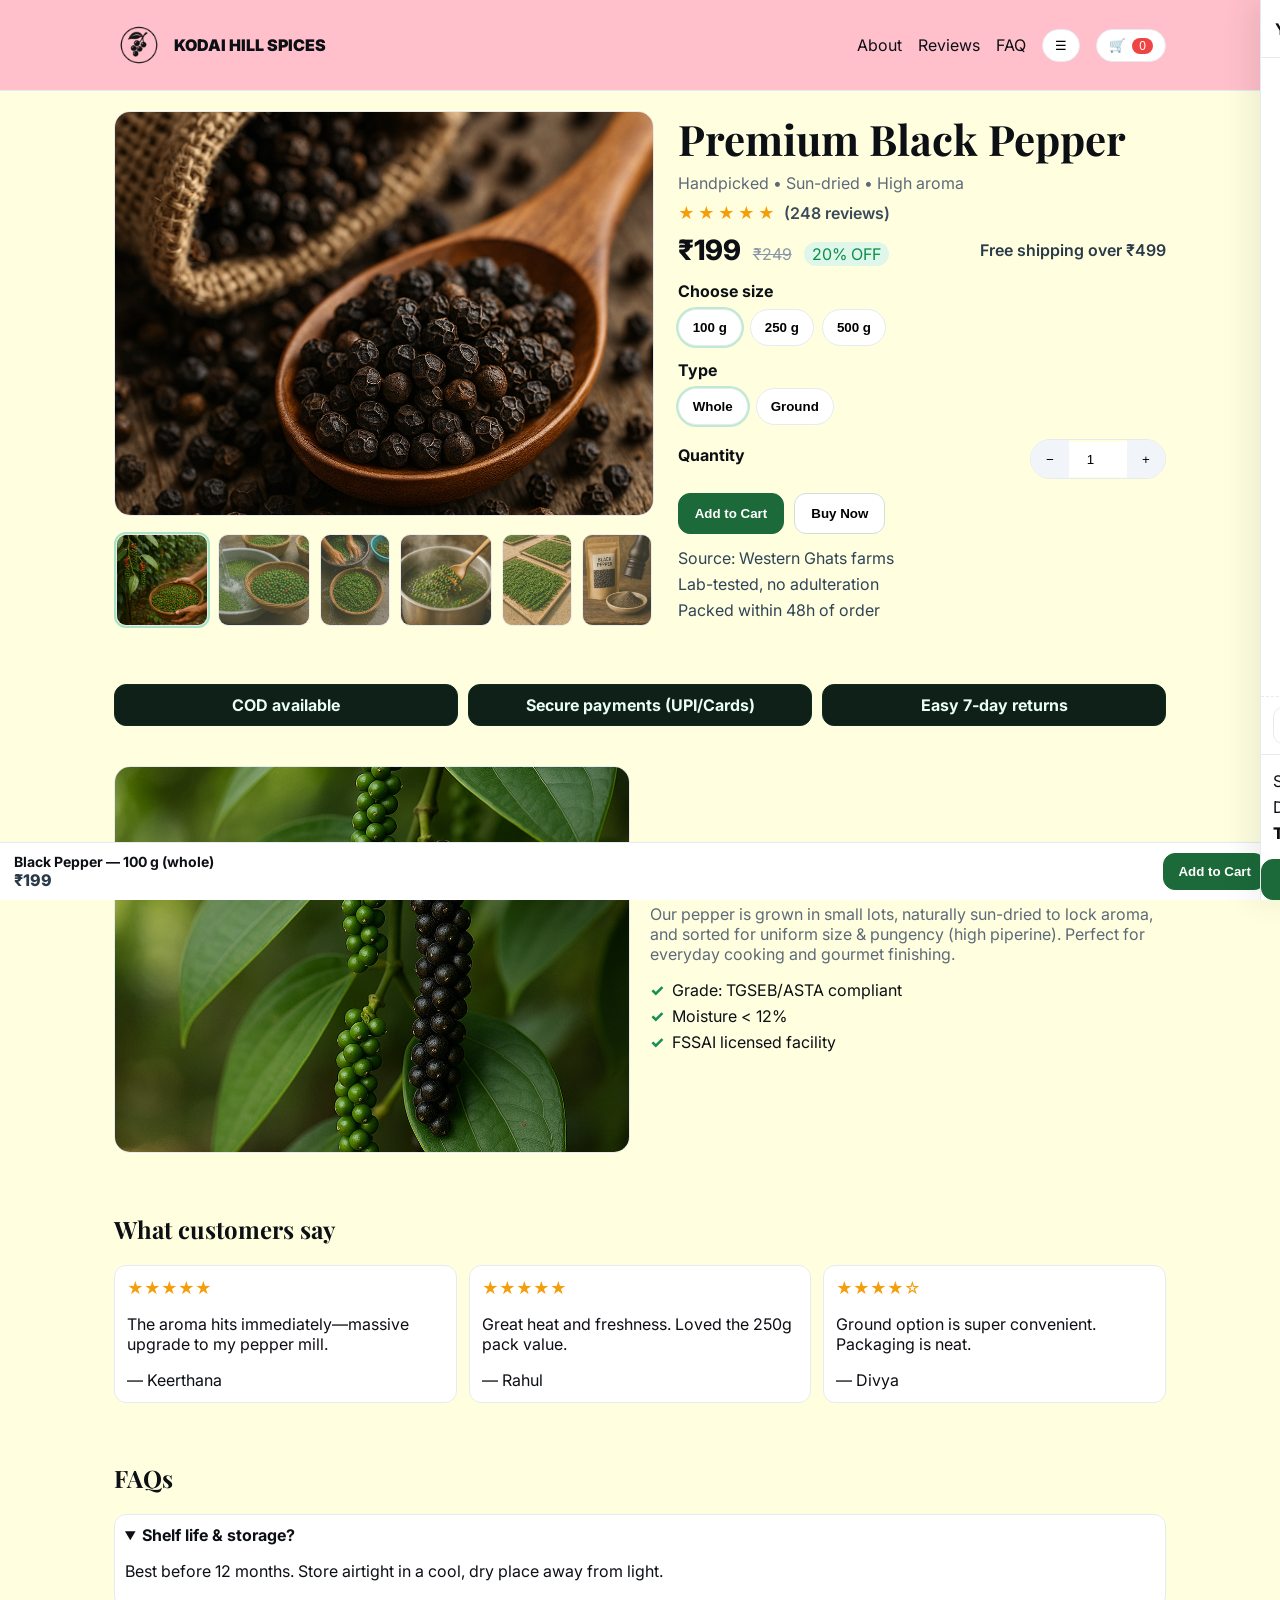
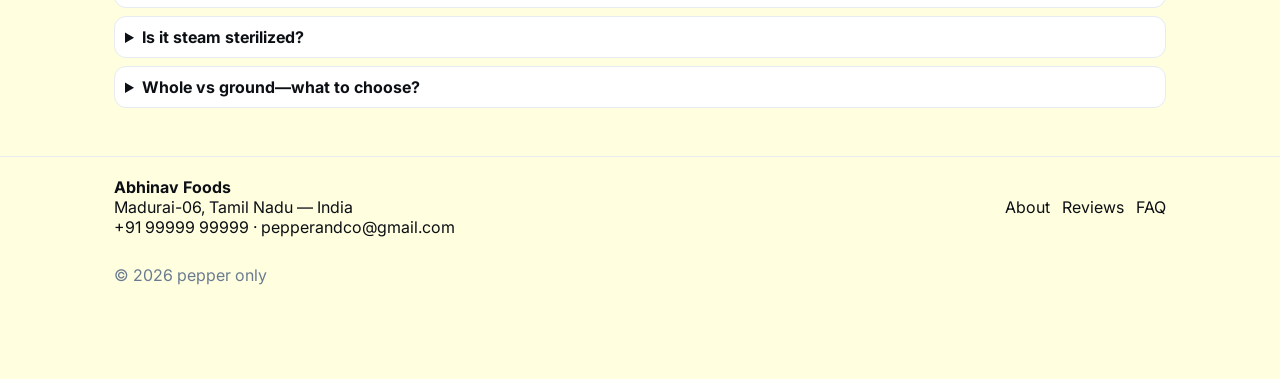
<file: index.html>
<!doctype html>
<html lang="en">
<head>
  <meta charset="utf-8" />
  <meta name="viewport" content="width=device-width, initial-scale=1" />
  <title>Premium Black Pepper — Single Product Store</title>
  <meta name="description" content="Fresh, sun-dried premium black pepper. Whole & ground. Free shipping on orders over ₹499." />
  <link rel="preconnect" href="https://fonts.gstatic.com" crossorigin>
  <link href="https://fonts.googleapis.com/css2?family=Playfair+Display:wght@600&family=Inter:wght@400;600;800&display=swap" rel="stylesheet">
  <link rel="stylesheet" href="style.css" />
  <link rel="stylesheet" href="style.css?v=pepper_fix1">
  <script src="script.js?v=pepper_fix1" defer></script>

  <script type="application/ld+json">
  {
    "@context":"https://schema.org/",
    "@type":"Product",
    "name":"KODAI HILL SPICES",
    "image":["pepper1.png","pepper2.png","pepper3.png"],
    "description":"Fresh, bold aroma, high piperine content. Handpicked and sun-dried.",
    "brand":{"@type":"Brand","name":"VAGR Foods"},
    "offers":{"@type":"Offer","priceCurrency":"INR","price":"199","availability":"https://schema.org/InStock"}
  }
  </script>
  <script>
  // paste your exact Web App URL that ends with /exec
  window.GS_WEBAPP_URL = "https://script.google.com/macros/s/AKfycbylDmZQ2lo8jhVNktpoNhdhgkB7zOcmfiHMbW0wkCZB1uaj_6yRbFtuyJUjTVruCbw/exec";
</script>
</head>
<body>

  <!-- NAV -->
  <header class="nav">
    <div class="container nav-inner">
      <a class="brand" href="#">
        <img src="logoo.png" alt="Brand" width="50" height="50">
        <span>KODAI HILL SPICES</span>
      </a>
      <nav class="menu">
        <a href="#about">About</a>
        <a href="#reviews">Reviews</a>
        <a href="#faq">FAQ</a>
      <button id="hamb" class="icon-btn hamb" aria-label="Menu">☰</button>

  <button id="open-cart" class="icon-btn" aria-label="Open cart">
    🛒<span id="cart-count" class="badge">0</span>
  </button>
      
      </nav>
    </div>
  </header>

  <!-- HERO / PRODUCT -->
  <main class="container product">
    <section class="gallery">
      <img id="heroImg" src="pepper.png" alt="Premium black pepper" class="hero-img">
     <div class="thumbs-scroll">
  <div class="thumbs">
    <img class="thumb active" src="p1.png" data-big="p1.png" alt="Main"      loading="lazy" width="300" height="300">
    <img class="thumb"         src="p2.png" data-big="p2.png" alt="Close up"  loading="lazy" width="300" height="300">
    <img class="thumb"         src="p3.png" data-big="p3.png" alt="Serving"   loading="lazy" width="300" height="300">
    <img class="thumb"         src="p4.png" data-big="p4.png" alt="Main"      loading="lazy" width="300" height="300">
    <img class="thumb"         src="p5.png" data-big="p5.png" alt="Close up"  loading="lazy" width="300" height="300">
    <img class="thumb"         src="p6.png" data-big="p6.png" alt="Serving"   loading="lazy" width="300" height="300">
  </div>
</div>

    </section>

    <section class="details">
      <h1>Premium Black Pepper</h1>
      <p class="subtitle">Handpicked • Sun-dried • High aroma</p>

      <div class="rating">★ ★ ★ ★ ★ <span>(248 reviews)</span></div>

      <div class="price-row">
        <div>
          <span id="price" class="price">₹199</span>
          <span class="mrp">₹249</span>
          <span class="off">20% OFF</span>
        </div>
        <div class="ship">Free shipping over ₹499</div>
      </div>

      <!-- Variant -->
      <div class="group">
        <label class="label">Choose size</label>
        <div class="pill-row" id="variants">
          <button class="pill active" data-variant="100" data-price="199">100 g</button>
          <button class="pill" data-variant="250" data-price="399">250 g</button>
          <button class="pill" data-variant="500" data-price="699">500 g</button>
        </div>
      </div>

      <!-- Grind -->
      <div class="group">
        <label class="label">Type</label>
        <div class="pill-row" id="types">
          <button class="pill active" data-type="whole">Whole</button>
          <button class="pill" data-type="ground">Ground</button>
        </div>
      </div>

      <!-- Qty -->
      <div class="group qty-row">
        <label class="label">Quantity</label>
        <div class="qty">
          <button class="step" id="minus" aria-label="Decrease">−</button>
          <input id="qty" type="number" value="1" min="1" inputmode="numeric" />
          <button class="step" id="plus" aria-label="Increase">+</button>
        </div>
      </div>

      <!-- Add -->
      <div class="actions">
        <button id="add" class="btn primary">Add to Cart</button>
        <button id="buy" class="btn ghost">Buy Now</button>
      </div>

      <ul class="bullets">
        <li>Source: Western Ghats farms</li>
        <li>Lab-tested, no adulteration</li>
        <li>Packed within 48h of order</li>
      </ul>
    </section>
  </main>

  <!-- INFO BANDS -->
  <section class="container bands">
    <div class="band">COD available</div>
    <div class="band">Secure payments (UPI/Cards)</div>
    <div class="band">Easy 7-day returns</div>
  </section>

  <!-- ABOUT -->
  <section id="about" class="container about">
    <div class="about-media">
      <img src="pepper2.png" alt="Pepper vines">
    </div>
    <div class="about-copy">
      <h2>Bold flavour. Pure quality.</h2>
      <p>Our pepper is grown in small lots, naturally sun-dried to lock aroma, and sorted for uniform size & pungency (high piperine). Perfect for everyday cooking and gourmet finishing.</p>
      <ul class="checks">
        <li>Grade: TGSEB/ASTA compliant</li>
        <li>Moisture &lt; 12%</li>
        <li>FSSAI licensed facility</li>
      </ul>
    </div>
  </section>

  <!-- REVIEWS -->
  <section id="reviews" class="container reviews">
    <h2>What customers say</h2>
    <div class="review-grid">
      <article class="rev">
        <p class="stars">★★★★★</p>
        <p>The aroma hits immediately—massive upgrade to my pepper mill.</p>
        <span>— Keerthana</span>
      </article>
      <article class="rev">
        <p class="stars">★★★★★</p>
        <p>Great heat and freshness. Loved the 250g pack value.</p>
        <span>— Rahul</span>
      </article>
      <article class="rev">
        <p class="stars">★★★★☆</p>
        <p>Ground option is super convenient. Packaging is neat.</p>
        <span>— Divya</span>
      </article>
    </div>
  </section>

  <!-- FAQ -->
  <section id="faq" class="container faq">
    <h2>FAQs</h2>
    <details open>
      <summary>Shelf life & storage?</summary>
      <p>Best before 12 months. Store airtight in a cool, dry place away from light.</p>
    </details>
    <details>
      <summary>Is it steam sterilized?</summary>
      <p>Yes, we ensure microbial safety while retaining flavour compounds.</p>
    </details>
    <details>
      <summary>Whole vs ground—what to choose?</summary>
      <p>Whole for grinders and long shelf life. Ground for convenience and quick marinades.</p>
    </details>
  </section>

  <!-- FOOTER -->
  <footer class="footer">
    <div class="container foot-inner">
      <div>
        <strong>Abhinav Foods</strong><br>
        Madurai-06, Tamil Nadu — India<br>
        <a href="tel:+919999999999">+91 99999 99999</a> · <a href="mailto:hello@example.com">pepperandco@gmail.com</a>
      </div>
      <div class="foot-links">
        <a href="#about">About</a><a href="#reviews">Reviews</a><a href="#faq">FAQ</a>
      </div>
      <p class="copy">© <span id="y"></span> pepper only</p>
    </div>
  </footer>

  <!-- STICKY MOBILE BAR -->
  <div class="sticky-bar">
    <div><strong id="stickyTitle">Black Pepper — 100 g</strong><span id="stickyPrice">₹199</span></div>
    <button id="stickyAdd" class="btn primary small">Add to Cart</button>
  </div>

  <!-- CART DRAWER -->
  <aside id="cart" class="cart" aria-hidden="true">
    <div class="cart-head">
      <strong>Your Cart</strong>
      <button id="close-cart" class="icon-btn" aria-label="Close">✕</button>
    </div>
    <div id="cart-items" class="cart-items"></div>
    <div class="coupon">
      <input id="coupon" type="text" placeholder="Coupon code (PEPPER10)">
      <button id="apply" class="btn ghost small">Apply</button>
      <span id="couponMsg" class="coupon-msg"></span>
    </div>
    <div class="totals">
      <div><span>Subtotal</span><span id="sub">₹0</span></div>
      <div><span>Discount</span><span id="disc">₹0</span></div>
      <div class="grand"><span>Total</span><span id="grand">₹0</span></div>
    </div>
    <button id="checkout" class="btn primary wide">Checkout</button>
  </aside>

  <!-- Backdrop + Checkout Modal -->
  <div id="backdrop" class="backdrop"></div>

  <div id="chkModal" class="modal" aria-hidden="true" role="dialog" aria-modal="true">
    <div class="modal-card">
      <div class="modal-head">
        <strong>Customer Details</strong>
        <button id="chkClose" class="icon-btn" aria-label="Close">✕</button>
      </div>

      <form id="chkForm" class="modal-body">
        <div class="field">
          <label>Customer Name *</label>
          <input id="fName" name="customerName" type="text" required placeholder="Your full name">
        </div>
        <div class="field">
          <label>Phone *</label>
          <input id="fPhone" name="phone" type="tel" required placeholder="10-digit phone" pattern="[0-9]{10}">
        </div>
        <div class="field">
          <label>Email</label>
          <input id="fEmail" name="email" type="email" placeholder="you@example.com">
        </div>
        <div class="field">
          <label>Quantity (g / kg) *</label>
          <input id="fQty" name="quantity" type="text" required placeholder="e.g., 2 x 100g">
          <small class="muted">Defaults to items already in your cart</small>
        </div>
        <div class="field">
          <label>Address</label>
          <textarea id="fNotes" name="notes" rows="3" placeholder="Flat/Street, landmark, special instructions"></textarea>
        </div>
        <button id="chkSubmit" class="btn primary wide" type="submit">Submit Order</button>
        <p id="chkMsg" class="muted" style="margin-top:8px"></p>
      </form>
    </div>
  </div>

  <!-- Config (match Code.gs) -->
  <script>
    window.GS_WEBAPP_URL = "https://script.google.com/macros/s/AKfycbylDmZQ2lo8jhVNktpoNhdhgkB7zOcmfiHMbW0wkCZB1uaj_6yRbFtuyJUjTVruCbw/exec";   // <-- paste your /exec
    window.GS_TOKEN      = "4f089d0559d85884075864ba7dabe741c682c42afc731a898cff3dcdebb34c7f2adc6b1947d599d4de20d9f38d5d1be7562b0c452e389c2198da855120d22eb4";      // <-- same as CFG.TOKEN
  </script>
  <script src="script.js?v=pepper_20251031"></script>

  <script src="script.js" defer></script>
  <link rel="stylesheet" href="https://cdnjs.cloudflare.com/ajax/libs/font-awesome/6.5.0/css/all.min.css">
</body>
</html>
</file>
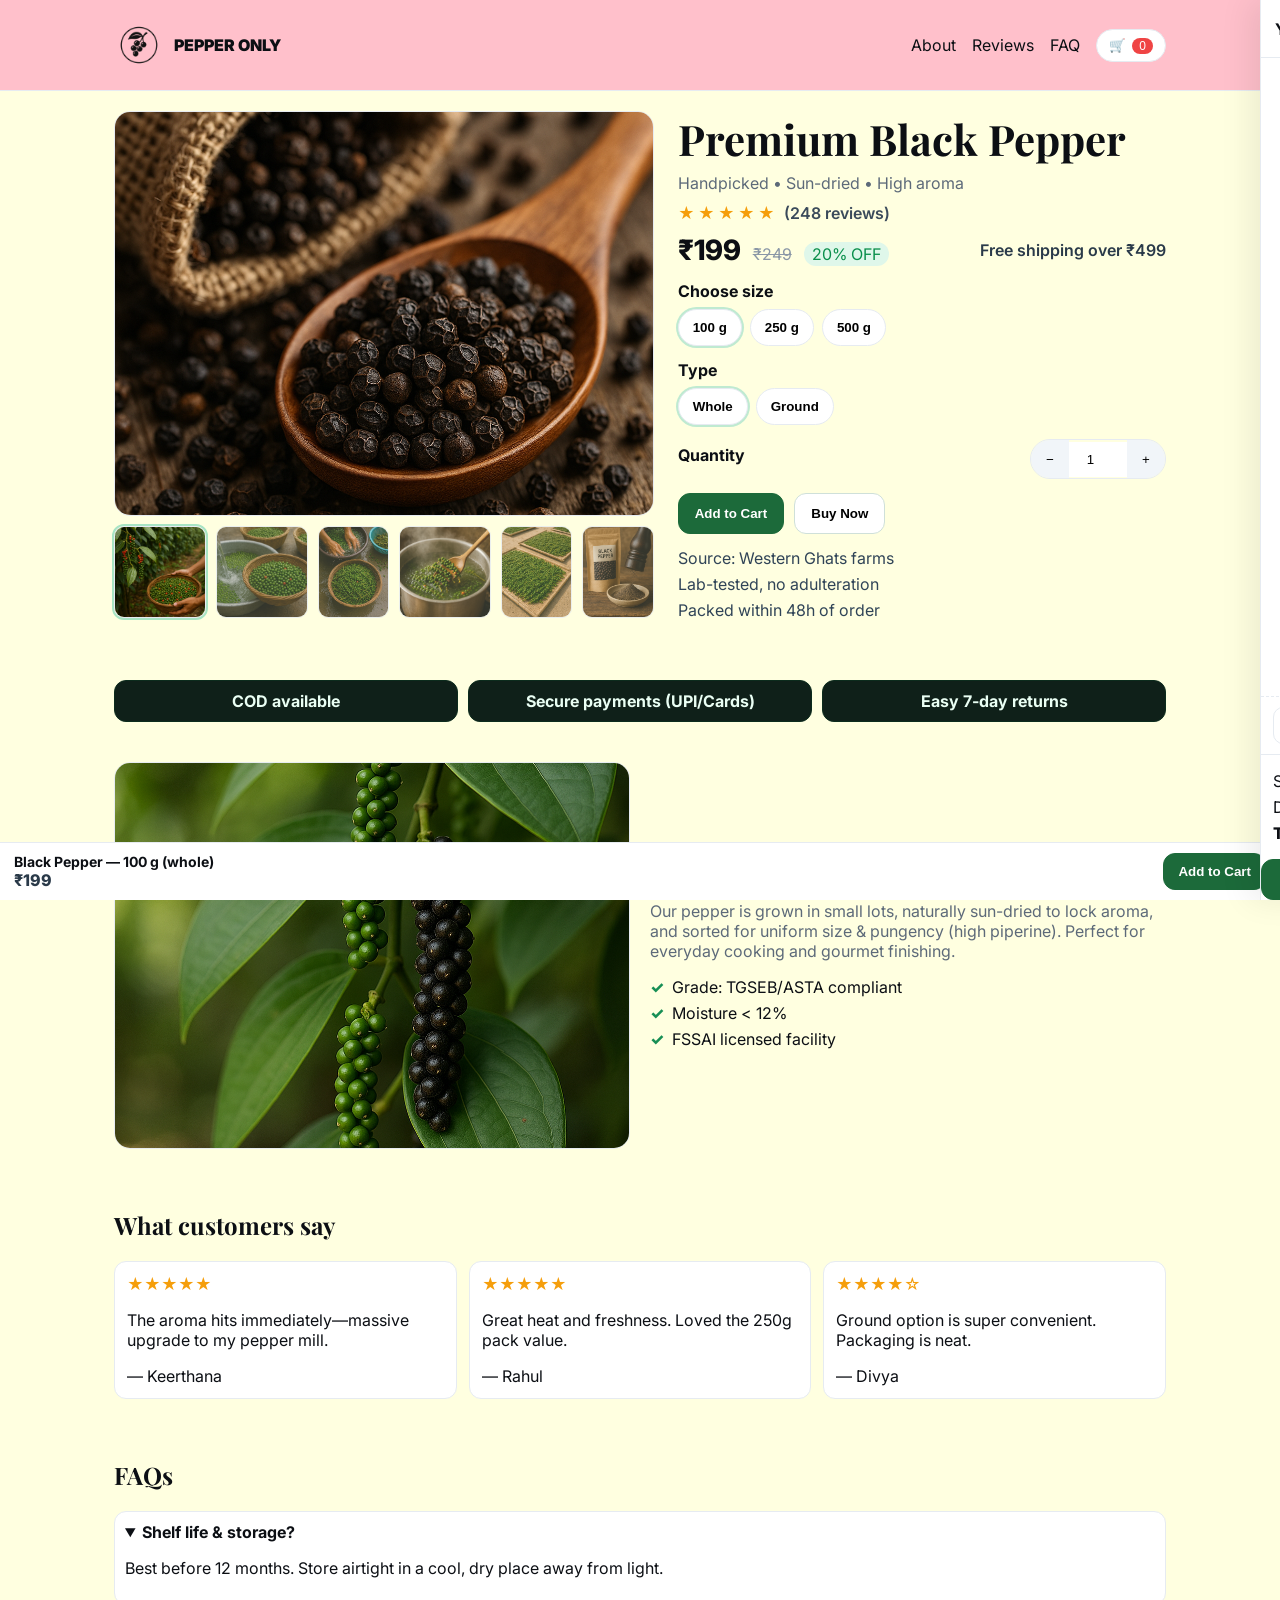
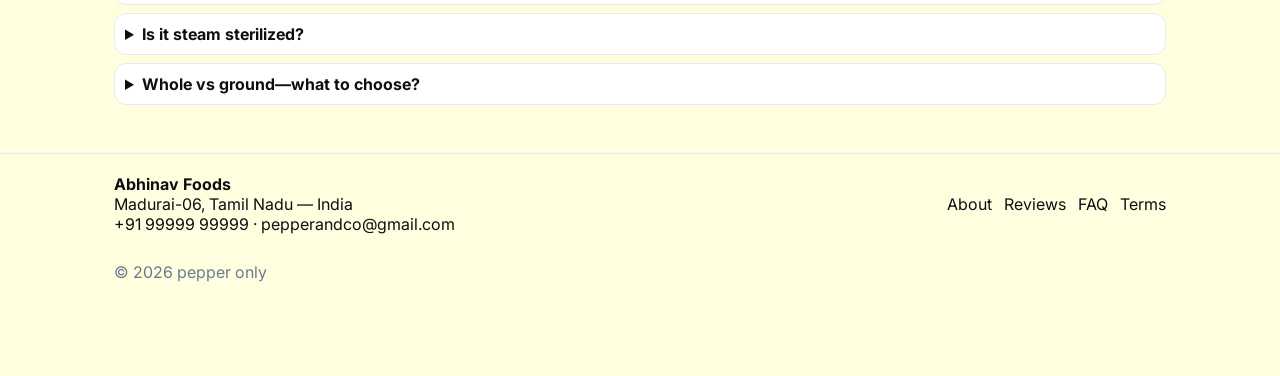
<file: index1.html>
<!doctype html>
<html lang="en">
<head>
  <meta charset="utf-8" />
  <meta name="viewport" content="width=device-width, initial-scale=1" />
  <title>Premium Black Pepper — Single Product Store</title>
  <meta name="description" content="Fresh, sun-dried premium black pepper. Whole & ground. Free shipping on orders over ₹499." />
  <link rel="preconnect" href="https://fonts.gstatic.com" crossorigin>
  <link href="https://fonts.googleapis.com/css2?family=Playfair+Display:wght@600&family=Inter:wght@400;600;800&display=swap" rel="stylesheet">
  <link rel="stylesheet" href="style.css" />
  <script type="application/ld+json">
  {
    "@context":"https://schema.org/",
    "@type":"Product",
    "name":"Premium Black Pepper",
    "image":["pepper1.png","pepper2.png","pepper3.png"],
    "description":"Fresh, bold aroma, high piperine content. Handpicked and sun-dried.",
    "brand":{"@type":"Brand","name":"Abhinav Foods"},
    "offers":{"@type":"Offer","priceCurrency":"INR","price":"199","availability":"https://schema.org/InStock"}
  }
  </script>
  <script>
  // paste your exact Web App URL that ends with /exec
  window.GS_WEBAPP_URL = "https://script.google.com/macros/s/AKfycbylDmZQ2lo8jhVNktpoNhdhgkB7zOcmfiHMbW0wkCZB1uaj_6yRbFtuyJUjTVruCbw/exec";
</script>
</head>
<body>

  <!-- NAV -->
  <header class="nav">
    <div class="container nav-inner">
      <a class="brand" href="#">
        <img src="logoo.png" alt="Brand" width="50" height="50">
        <span>PEPPER ONLY</span>
      </a>
      <nav class="menu">
        <a href="#about">About</a>
        <a href="#reviews">Reviews</a>
        <a href="#faq">FAQ</a>
        <button id="open-cart" class="icon-btn" aria-label="Open cart">🛒<span id="cart-count" class="badge">0</span></button>
      </nav>
    </div>
  </header>

  <!-- HERO / PRODUCT -->
  <main class="container product">
    <section class="gallery">
      <img id="heroImg" src="pepper.png" alt="Premium black pepper" class="hero-img">
      <div class="thumbs">
        <img class="thumb active" src="p1.png" data-big="p1.png" alt="Main"      onclick="swap(this)">
        <img class="thumb"         src="p2.png" data-big="p2.png" alt="Close up"  onclick="swap(this)">
        <img class="thumb"         src="p3.png" data-big="p3.png" alt="Serving"   onclick="swap(this)">
        <img class="thumb"         src="p4.png" data-big="p4.png" alt="Main"      onclick="swap(this)">
        <img class="thumb"         src="p5.png" data-big="p5.png" alt="Close up"  onclick="swap(this)">
        <img class="thumb"         src="p6.png" data-big="p6.png" alt="Serving"   onclick="swap(this)">
      </div>
    </section>

    <section class="details">
      <h1>Premium Black Pepper</h1>
      <p class="subtitle">Handpicked • Sun-dried • High aroma</p>

      <div class="rating">★ ★ ★ ★ ★ <span>(248 reviews)</span></div>

      <div class="price-row">
        <div>
          <span id="price" class="price">₹199</span>
          <span class="mrp">₹249</span>
          <span class="off">20% OFF</span>
        </div>
        <div class="ship">Free shipping over ₹499</div>
      </div>

      <!-- Variant -->
      <div class="group">
        <label class="label">Choose size</label>
        <div class="pill-row" id="variants">
          <button class="pill active" data-variant="100" data-price="199">100 g</button>
          <button class="pill" data-variant="250" data-price="399">250 g</button>
          <button class="pill" data-variant="500" data-price="699">500 g</button>
        </div>
      </div>

      <!-- Grind -->
      <div class="group">
        <label class="label">Type</label>
        <div class="pill-row" id="types">
          <button class="pill active" data-type="whole">Whole</button>
          <button class="pill" data-type="ground">Ground</button>
        </div>
      </div>

      <!-- Qty -->
      <div class="group qty-row">
        <label class="label">Quantity</label>
        <div class="qty">
          <button class="step" id="minus" aria-label="Decrease">−</button>
          <input id="qty" type="number" value="1" min="1" inputmode="numeric" />
          <button class="step" id="plus" aria-label="Increase">+</button>
        </div>
      </div>

      <!-- Add -->
      <div class="actions">
        <button id="add" class="btn primary">Add to Cart</button>
        <button id="buy" class="btn ghost">Buy Now</button>
      </div>

      <ul class="bullets">
        <li>Source: Western Ghats farms</li>
        <li>Lab-tested, no adulteration</li>
        <li>Packed within 48h of order</li>
      </ul>
    </section>
  </main>

  <!-- INFO BANDS -->
  <section class="container bands">
    <div class="band">COD available</div>
    <div class="band">Secure payments (UPI/Cards)</div>
    <div class="band">Easy 7-day returns</div>
  </section>

  <!-- ABOUT -->
  <section id="about" class="container about">
    <div class="about-media">
      <img src="pepper2.png" alt="Pepper vines">
    </div>
    <div class="about-copy">
      <h2>Bold flavour. Pure quality.</h2>
      <p>Our pepper is grown in small lots, naturally sun-dried to lock aroma, and sorted for uniform size & pungency (high piperine). Perfect for everyday cooking and gourmet finishing.</p>
      <ul class="checks">
        <li>Grade: TGSEB/ASTA compliant</li>
        <li>Moisture &lt; 12%</li>
        <li>FSSAI licensed facility</li>
      </ul>
    </div>
  </section>

  <!-- REVIEWS -->
  <section id="reviews" class="container reviews">
    <h2>What customers say</h2>
    <div class="review-grid">
      <article class="rev">
        <p class="stars">★★★★★</p>
        <p>The aroma hits immediately—massive upgrade to my pepper mill.</p>
        <span>— Keerthana</span>
      </article>
      <article class="rev">
        <p class="stars">★★★★★</p>
        <p>Great heat and freshness. Loved the 250g pack value.</p>
        <span>— Rahul</span>
      </article>
      <article class="rev">
        <p class="stars">★★★★☆</p>
        <p>Ground option is super convenient. Packaging is neat.</p>
        <span>— Divya</span>
      </article>
    </div>
  </section>

  <!-- FAQ -->
  <section id="faq" class="container faq">
    <h2>FAQs</h2>
    <details open>
      <summary>Shelf life & storage?</summary>
      <p>Best before 12 months. Store airtight in a cool, dry place away from light.</p>
    </details>
    <details>
      <summary>Is it steam sterilized?</summary>
      <p>Yes, we ensure microbial safety while retaining flavour compounds.</p>
    </details>
    <details>
      <summary>Whole vs ground—what to choose?</summary>
      <p>Whole for grinders and long shelf life. Ground for convenience and quick marinades.</p>
    </details>
  </section>

  <!-- FOOTER -->
  <footer class="footer">
    <div class="container foot-inner">
      <div>
        <strong>Abhinav Foods</strong><br>
        Madurai-06, Tamil Nadu — India<br>
        <a href="tel:+919999999999">+91 99999 99999</a> · <a href="mailto:hello@example.com">pepperandco@gmail.com</a>
      </div>
      <div class="foot-links">
        <a href="#about">About</a><a href="#reviews">Reviews</a><a href="#faq">FAQ</a><a href="#">Terms</a>
      </div>
      <p class="copy">© <span id="y"></span> pepper only</p>
    </div>
  </footer>

  <!-- STICKY MOBILE BAR -->
  <div class="sticky-bar">
    <div><strong id="stickyTitle">Black Pepper — 100 g</strong><span id="stickyPrice">₹199</span></div>
    <button id="stickyAdd" class="btn primary small">Add to Cart</button>
  </div>

  <!-- CART DRAWER -->
  <aside id="cart" class="cart" aria-hidden="true">
    <div class="cart-head">
      <strong>Your Cart</strong>
      <button id="close-cart" class="icon-btn" aria-label="Close">✕</button>
    </div>
    <div id="cart-items" class="cart-items"></div>
    <div class="coupon">
      <input id="coupon" type="text" placeholder="Coupon code (PEPPER10)">
      <button id="apply" class="btn ghost small">Apply</button>
      <span id="couponMsg" class="coupon-msg"></span>
    </div>
    <div class="totals">
      <div><span>Subtotal</span><span id="sub">₹0</span></div>
      <div><span>Discount</span><span id="disc">₹0</span></div>
      <div class="grand"><span>Total</span><span id="grand">₹0</span></div>
    </div>
    <button id="checkout" class="btn primary wide">Checkout</button>
  </aside>

  <!-- Backdrop + Checkout Modal -->
  <div id="backdrop" class="backdrop"></div>

  <div id="chkModal" class="modal" aria-hidden="true" role="dialog" aria-modal="true">
    <div class="modal-card">
      <div class="modal-head">
        <strong>Customer Details</strong>
        <button id="chkClose" class="icon-btn" aria-label="Close">✕</button>
      </div>

      <form id="chkForm" class="modal-body">
        <div class="field">
          <label>Customer Name *</label>
          <input id="fName" name="customerName" type="text" required placeholder="Your full name">
        </div>
        <div class="field">
          <label>Phone *</label>
          <input id="fPhone" name="phone" type="tel" required placeholder="10-digit phone" pattern="[0-9]{10}">
        </div>
        <div class="field">
          <label>Email</label>
          <input id="fEmail" name="email" type="email" placeholder="you@example.com">
        </div>
        <div class="field">
          <label>Quantity (g / kg) *</label>
          <input id="fQty" name="quantity" type="text" required placeholder="e.g., 2 x 100g">
          <small class="muted">Defaults to items already in your cart</small>
        </div>
        <div class="field">
          <label>Address</label>
          <textarea id="fNotes" name="notes" rows="3" placeholder="Flat/Street, landmark, special instructions"></textarea>
        </div>
        <button id="chkSubmit" class="btn primary wide" type="submit">Submit Order</button>
        <p id="chkMsg" class="muted" style="margin-top:8px"></p>
      </form>
    </div>
  </div>

  <!-- Config (match Code.gs) -->
  <script>
    window.GS_WEBAPP_URL = "https://script.google.com/macros/s/AKfycbylDmZQ2lo8jhVNktpoNhdhgkB7zOcmfiHMbW0wkCZB1uaj_6yRbFtuyJUjTVruCbw/exec";   // <-- paste your /exec
    window.GS_TOKEN      = "4f089d0559d85884075864ba7dabe741c682c42afc731a898cff3dcdebb34c7f2adc6b1947d599d4de20d9f38d5d1be7562b0c452e389c2198da855120d22eb4";      // <-- same as CFG.TOKEN
  </script>
  <script src="script.js" defer></script>
  <link rel="stylesheet" href="https://cdnjs.cloudflare.com/ajax/libs/font-awesome/6.5.0/css/all.min.css">
</body>
</html>
</file>
<file: style.css>
:root{
  --bg:rgb(255,255,224);
  --ink:#0c0f14; --muted:#5d6a79;
  --brand:#1c6a3a; --brand-2:#e9f6ef;
  --stroke:#e6ebf1; --panel:#f8fafc;
}
*{box-sizing:border-box}
html,body{margin:0;background:var(--bg);color:var(--ink);font-family:Inter,system-ui,Arial}
img{max-width:100%;display:block}
a{color:inherit;text-decoration:none}
.container{max-width:1100px;margin:auto;padding:20px}

/* NAV */
.nav{position:sticky;top:0;background:pink;border-bottom:0.5px solid var(--stroke);z-index:20}
.nav-inner{display:flex;align-items:center;justify-content:space-between;gap:12px}
.brand{display:flex;align-items:center;gap:10px;font-weight:1000}
.menu{display:flex;align-items:center;gap:16px}
.icon-btn{border:1px solid var(--stroke);background:#fff;border-radius:999px;padding:8px 12px;cursor:pointer}
.badge{background:#ef4444;color:#fff;border-radius:999px;padding:1px 7px;margin-left:6px;font-size:12px}

/* PRODUCT */
.product{display:grid;grid-template-columns:1.1fr .9fr;gap:24px;align-items:start}
@media (max-width:860px){.product{grid-template-columns:1fr}}
.gallery .hero-img{border-radius:16px;aspect-ratio:4/3;object-fit:cover;border:1px solid var(--stroke)}
.thumbs{display:flex;gap:10px;margin-top:10px}
.thumbs .thumb{width:90px;height:90px;object-fit:cover;border-radius:10px;border:1px solid var(--stroke);cursor:pointer;opacity:.8}
.thumbs .thumb.active{outline:2px solid #a8e4c4;opacity:1}
.details h1{font-family:"Playfair Display",serif;margin:0 0 6px;font-size:clamp(28px,5vw,42px)}
.subtitle{color:var(--muted);margin:0 0 10px}
.rating{color:#f59e0b;font-weight:800}
.rating span{color:#3a4a5a;font-weight:600;margin-left:6px}
.price-row{display:flex;align-items:center;justify-content:space-between;margin:10px 0}
.price{font-size:28px;font-weight:800}
.mrp{text-decoration:line-through;color:#8a97a6;margin-left:8px}
.off{color:#0a8f4b;background:#dff7ea;padding:2px 8px;border-radius:999px;margin-left:8px}
.ship{color:#2a3a49;font-weight:600}
.group{margin:14px 0}
.label{display:block;font-weight:700;margin-bottom:8px}
.pill-row{display:flex;gap:8px;flex-wrap:wrap}
.pill{border:1px solid var(--stroke);background:#fff;border-radius:999px;padding:10px 14px;font-weight:700;cursor:pointer}
.pill.active{box-shadow:0 0 0 2px #bfead1}
.qty-row{display:flex;align-items:center;justify-content:space-between}
.qty{display:inline-flex;align-items:center;border:1px solid var(--stroke);border-radius:999px;overflow:hidden}
.qty input{width:58px;text-align:center;border:0;padding:10px}
.step{width:38px;height:38px;border:0;background:#f1f5f9;cursor:pointer}
.step:active{transform:scale(.98)}
.actions{display:flex;gap:10px;margin:14px 0}
.btn{padding:12px 16px;border-radius:12px;border:1px solid #cfe0d9;background:#fff;font-weight:700;cursor:pointer}
.btn.primary{background:var(--brand);color:#fff;border-color:var(--brand)}
.btn.ghost{background:#fff}
.btn.small{padding:10px 14px}
.btn.wide{width:100%}
.btn:hover{background-color:pink}
.bullets{list-style:none;padding:0;margin:10px 0;color:#304457}
.bullets li{margin:6px 0}

/* BANDS / ABOUT / REVIEWS / FAQ (no change) */
.bands{display:grid;grid-template-columns:repeat(3,1fr);gap:10px;margin-top:10px}
.band{background:#0f2019;color:#eafff4;border:1px solid #0c2c1d;padding:10px 12px;border-radius:12px;text-align:center;font-weight:700}
@media (max-width:700px){.bands{grid-template-columns:1fr}}
.about{display:grid;grid-template-columns:1fr 1fr;gap:20px;align-items:center}
.about-media img{border-radius:16px;aspect-ratio:4/3;object-fit:cover;border:1px solid var(--stroke)}
.about h2{font-family:"Playfair Display",serif;margin:0 0 6px}
.about p{color:var(--muted)}
.checks{list-style:none;padding:0;margin:10px 0}
.checks li{padding-left:22px;position:relative;margin:6px 0}
.checks li::before{content:"✓";position:absolute;left:0;top:0;color:#178f55;font-weight:800}
@media (max-width:860px){.about{grid-template-columns:1fr}}
.reviews h2,.faq h2{font-family:"Playfair Display",serif}
.review-grid{display:grid;grid-template-columns:repeat(3,1fr);gap:12px}
.rev{background:#fff;border:1px solid var(--stroke);border-radius:12px;padding:12px}
.rev .stars{color:#f59e0b;margin:0}
@media (max-width:900px){.review-grid{grid-template-columns:1fr 1fr}}
@media (max-width:560px){.review-grid{grid-template-columns:1fr}}
.faq details{background:#fff;border:1px solid var(--stroke);border-radius:12px;margin:8px 0;padding:10px}
.faq summary{font-weight:700;cursor:pointer}

/* FOOTER */
.footer{border-top:1px solid var(--stroke);margin-top:20px}
.foot-inner{display:grid;grid-template-columns:1fr auto;gap:12px;align-items:center}
.foot-links{display:flex;gap:12px}
.copy{grid-column:1/-1;color:#6b7b8f}

/* STICKY BAR */
.sticky-bar{position:sticky;bottom:0;left:0;right:0;display:flex;justify-content:space-between;align-items:center;gap:10px;background:#fff;border-top:1px solid var(--stroke);padding:10px 14px}
.sticky-bar strong{font-size:14px;display:block}
.sticky-bar span{color:#2a3a49;font-weight:800}

/* CART DRAWER */
.cart{position:fixed;top:0;right:-380px;width:360px;height:100dvh;background:#fff;border-left:1px solid var(--stroke);box-shadow:-10px 0 30px rgba(0,0,0,.08);z-index:100;display:flex;flex-direction:column;transition:right .2s ease}
.cart.show{right:0}
.cart-head{display:flex;align-items:center;justify-content:space-between;padding:12px 14px;border-bottom:1px solid var(--stroke)}
.cart-items{padding:10px;display:grid;gap:10px;flex:1 1 auto;overflow:auto}
.line{display:grid;grid-template-columns:64px 1fr auto;gap:10px;align-items:center;border:1px solid var(--stroke);border-radius:12px;padding:8px}
.line img{width:64px;height:64px;object-fit:cover;border-radius:10px}
.line .name{font-weight:700}
.line .muted{color:#607080;font-size:13px}
.line .qty-sm{display:flex;align-items:center;gap:6px;margin-top:6px}
.line .qty-sm button{width:28px;height:28px;border:1px solid var(--stroke);background:#f1f5f9;border-radius:8px;cursor:pointer}
.remove{border:0;background:#fff;color:#ef4444;cursor:pointer}
.coupon{display:flex;gap:8px;padding:10px 12px;border-top:1px dashed var(--stroke)}
.coupon input{flex:1 1 auto;border:1px solid var(--stroke);border-radius:10px;padding:10px}
.coupon-msg{font-size:12px}
.totals{padding:10px 12px;border-top:1px solid var(--stroke)}
.totals > div{display:flex;justify-content:space-between;margin:6px 0}
.totals .grand{font-weight:800}

/* Backdrop + Modal */
.backdrop{position:fixed;inset:0;background:rgba(0,0,0,.35);opacity:0;visibility:hidden;transition:.2s;z-index:90}
.backdrop.show{opacity:1;visibility:visible}

.modal{position:fixed;inset:0;display:grid;place-items:center;opacity:0;visibility:hidden;transition:.2s;z-index:120}
.modal.show{opacity:1;visibility:visible}
.modal-card{width:min(520px,92vw);background:#fff;border:1px solid var(--stroke);border-radius:14px;box-shadow:0 20px 50px rgba(0,0,0,.18);overflow:hidden}
.modal-head{display:flex;justify-content:space-between;align-items:center;padding:12px 14px;border-bottom:1px solid var(--stroke)}
.modal-body{display:grid;gap:10px;padding:12px 14px}
.field label{font-weight:700}
.field input,.field textarea{width:100%;padding:10px;border:1px solid var(--stroke);border-radius:10px}
.muted{color:#607080;font-size:13px}
/* ================================
   Device-tuned breakpoints (ADD AT END)
   Phone  <= 599px
   Phablet 600–767px
   Tablet  768–1024px
   Laptop  1025–1439px
   Wide    >= 1440px
   ================================ */

/* ---------- phones (<=599) ---------- */
@media (max-width: 599px){
  .container{ padding-inline:14px; }
  .nav-inner{ gap:10px; }
  .menu{ gap:10px; }
  .gallery .hero-img{ aspect-ratio: 1/1; }         /* taller hero for phones */
  .thumbs .thumb{ width:72px; height:72px; }       /* bigger tap targets */
  .price-row{ align-items:flex-start; }
  .actions{ flex-direction:column; }
  .btn{ width:100%; }
  .qty input{ width:58px; }
  .bands{ grid-template-columns:1fr; }
  .about{ grid-template-columns:1fr; }
  .review-grid{ grid-template-columns:1fr; }
  .cart{ width: 96vw; }                            /* drawer almost full width */
  .modal-card{ width: 100vw; height: 100dvh; border-radius:0; }
  .modal-body{ max-height: calc(100dvh - 56px); overflow:auto; }
  .sticky-bar{ display:flex; }                      /* show mobile buy bar */
}

/* ---------- big phones / small tablets (600–767) ---------- */
@media (min-width:600px) and (max-width:767px){
  .container{ padding-inline:18px; }
  .product{ grid-template-columns: 1fr; }
  .gallery .hero-img{ aspect-ratio: 4/3; }
  .thumbs .thumb{ width:84px; height:84px; }
  .btn.small{ font-size: 14px; }
  .cart{ width: 92vw; }
  .modal-card{ width: min(520px, 96vw); }
}

/* ---------- tablets (768–1024) ---------- */
@media (min-width:768px) and (max-width:1024px){
  .container{ padding-inline:22px; }
  .product{ grid-template-columns: 1fr 1fr; gap: 22px; }
  .thumbs .thumb{ width:90px; height:90px; }
  .sticky-bar{ display:none; }                     /* buttons visible on page */
  .foot-inner{ grid-template-columns: 1fr 1fr; }
  .cart{ width: 420px; }
}

/* ---------- laptops (1025–1439) ---------- */
@media (min-width:1025px) and (max-width:1439px){
  .container{ padding-inline:24px; }
  .product{ grid-template-columns: 1.05fr .95fr; }
  .gallery .hero-img{ aspect-ratio: 4/3; }
  .thumbs .thumb{ width:92px; height:92px; }
  .cart{ width: 400px; }
}

/* ---------- wide desktops (>=1440) ---------- */
@media (min-width:1440px){
  .container{ max-width: 1200px; }
  .product{ grid-template-columns: 1.1fr .9fr; gap: 28px; }
  .gallery .hero-img{ aspect-ratio: 16/12; }
  .thumbs .thumb{ width:96px; height:96px; }
  .cart{ width: 440px; }
}

/* ---------- fine polish ---------- */
@media (hover:hover){
  .thumbs .thumb:hover{ outline:2px solid #bfead1; opacity:1; }
  .pill:hover{ background:#fff7ff; }
}

/* avoid horizontal jiggle on iOS when drawer/modal open */
@supports (height: 100dvh){
  .cart{ height: 100dvh; }
  .modal-card{ max-height: 100dvh; }
}
@media (max-width: 599px){
  .sticky-bar{padding-bottom:12px}
  body{padding-bottom:64px;}  /* gives room so bar doesn’t overlap text */
}
@media (max-width: 599px){
  .gallery .hero-img{ aspect-ratio: 4/5; object-fit: cover; }
}
/* Thumb strip polish */
.thumbs-scroll{padding:8px 2px; overscroll-behavior-x:contain;}
.thumbs .thumb{
  background:#fff; border:1px solid var(--stroke);
  border-radius:10px; object-fit:cover;
}
@media (max-width: 560px){
  .thumbs{
    display:grid;
    grid-template-columns: repeat(4, 1fr); /* first row: 4 */
    gap:10px;
  }
  .thumbs .thumb{ width:100%; height:90px; object-fit:cover; }
  .thumbs .thumb:nth-last-child(2),
  .thumbs .thumb:last-child{
    grid-column: span 2; /* last two expand to 2 columns on row 2 */
  }
}
</file>
